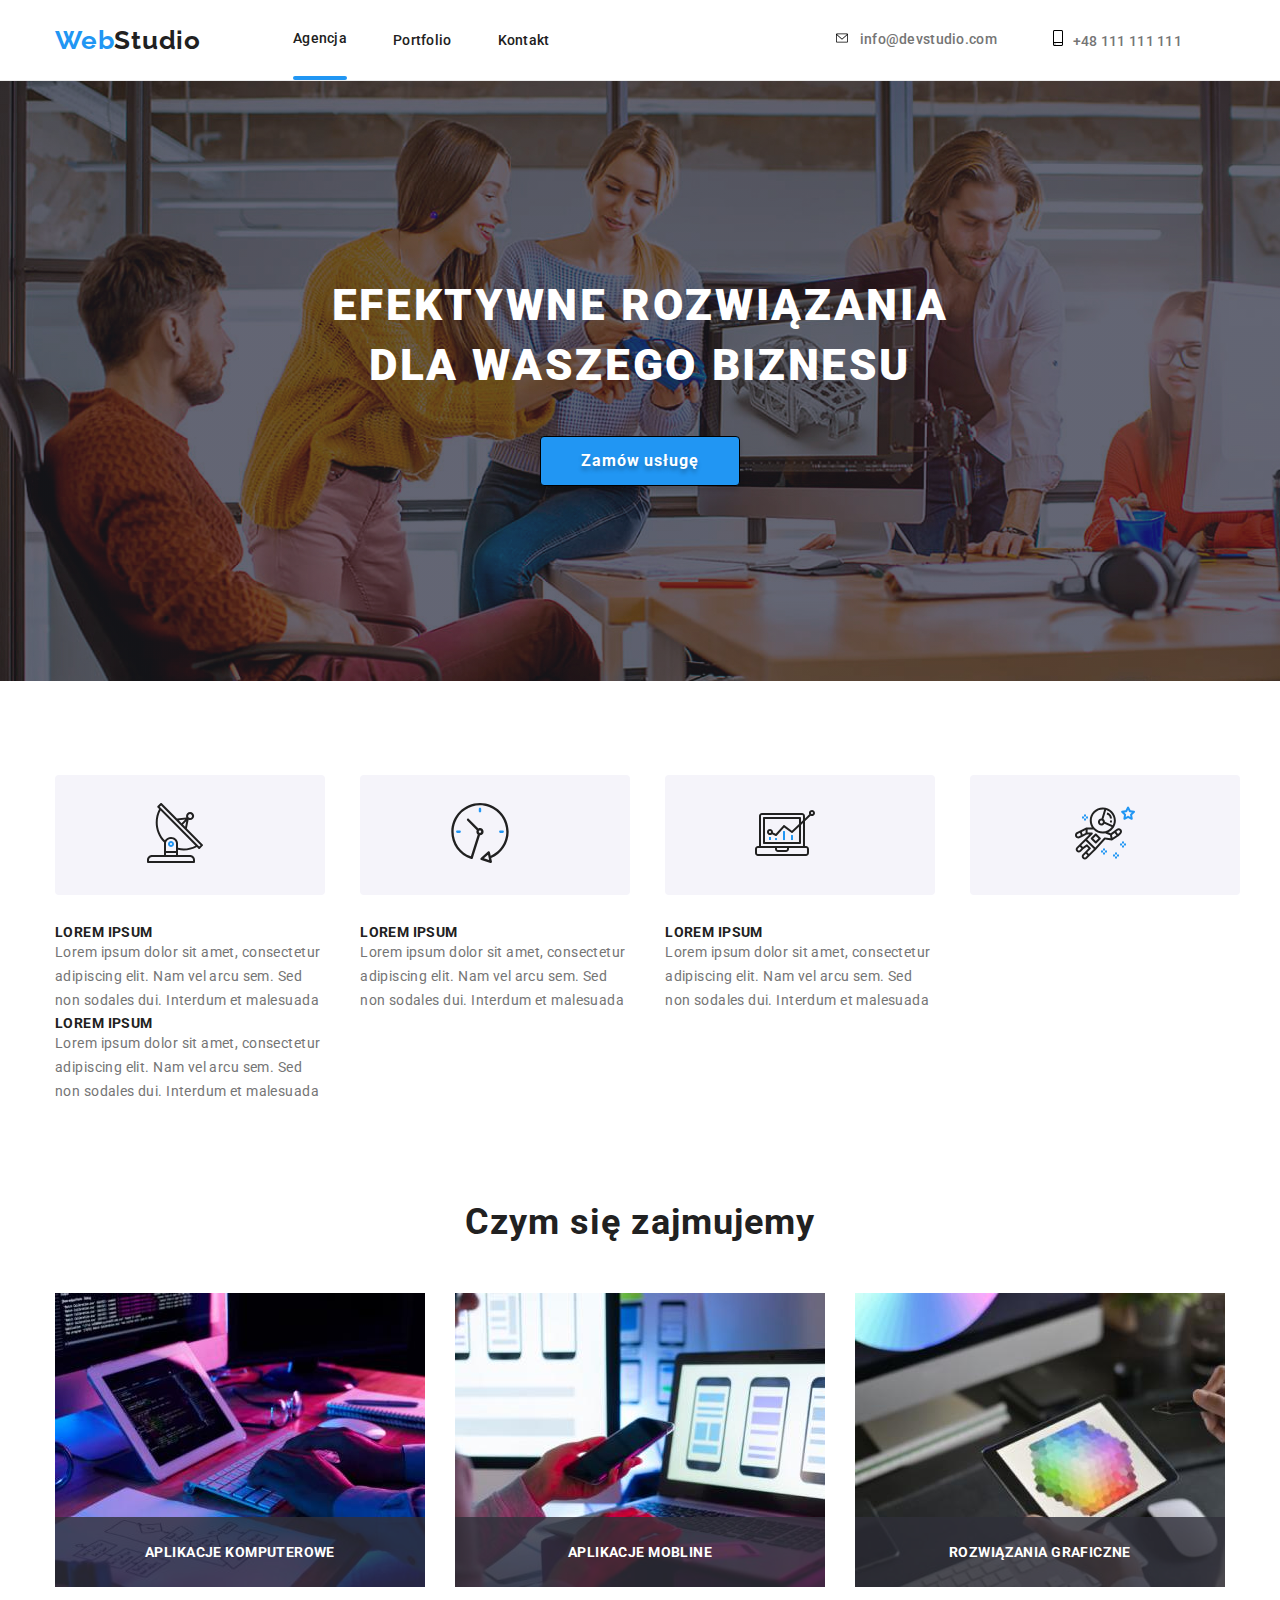
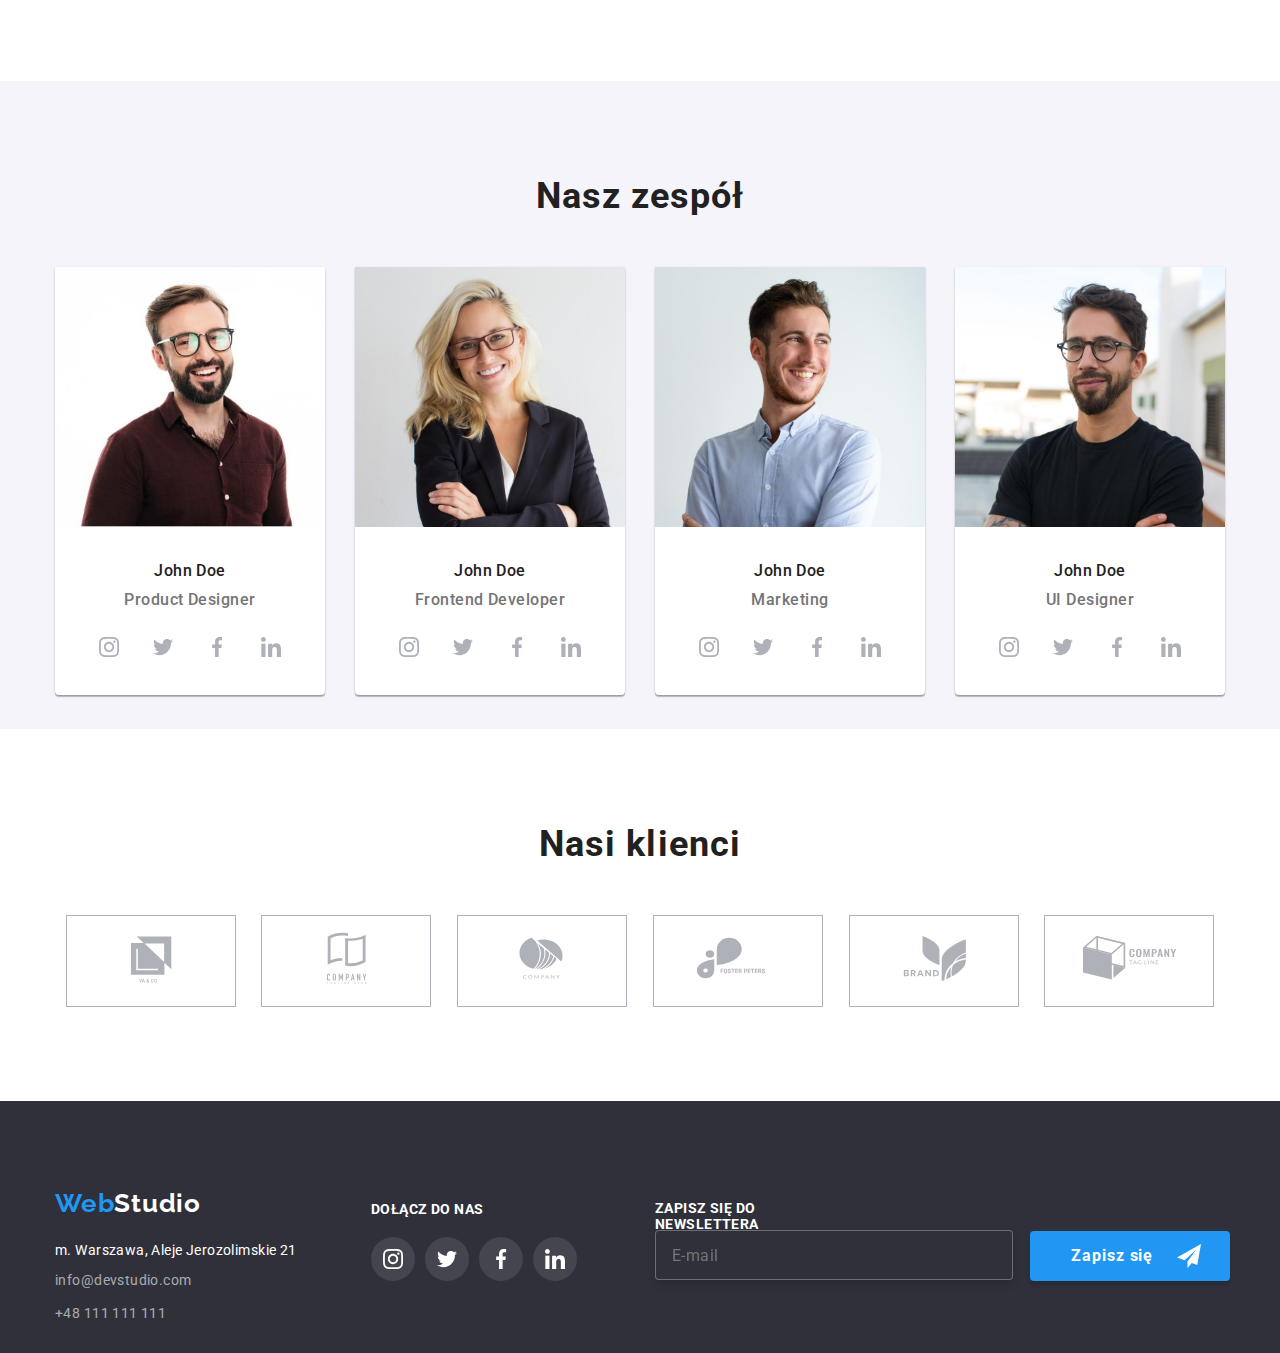
<file: index.html>
<!DOCTYPE html>
<html lang="en">

<head>
  <meta charset="utf-8" />
  <meta name="web studio" content="efektywne rozwiązania dla biznesu" />
  <title>WebStudio</title>
  <link rel="stylesheet" href="css/styles.css" />
  <link rel="stylesheet" href="css/modern-normalize.css" />
  <link href="https://fonts.googleapis.com/css2?family=Raleway:wght@700&family=Roboto:wght@400;500;700;900&display=swap"
    rel="stylesheet" />
</head>

<body>
  <header class="header">
    <div class="container">
      <a href="index.html" rel="noopener noreferrer" class="nav-title" title="Strona Główna">
        Web<span class="header-studio">Studio</span></a>
      <nav>
        <ul class="header-menu">
          <li class="header-menu-item">
            <a href="index.html" class="nav-link nav-border" title="Strona Główna">
              Agencja</a>
          </li>
          <li class="header-menu-item">
            <a href="portfolio.html" class="nav-link" title="Portfolio">Portfolio</a>
          </li>
          <li class="header-menu-item">
            <a href="//kontakt" class="nav-link"> Kontakt</a>
          </li>
        </ul>
      </nav>
      <ul class="header-address">
        <li class="header-address-item">
          <a href="mailto:info@devstudio.com" class="nav-adress">
            <svg class="envelope">
              <use href="Images/sprite.svg#icon-envelope"></use>
            </svg>info@devstudio.com
          </a>
        </li>
        <li class="header-menu-item">
          <a href="tel:+48111111111" class="nav-adress">
            <svg class="phone">
              <use href="Images/sprite.svg#icon-smartphone"></use>
            </svg>+48 111 111 111</a>
        </li>
      </ul>
    </div>
  </header>

  <main>
    <section class="title">
      <div class="container">
        <h1>EFEKTYWNE ROZWIĄZANIA DLA WASZEGO BIZNESU</h1>
        <button type="button" class="button-zamow" data-modal-open>Zamów usługę</button>
      </div>
    </section>
    <section class="lorem">
      <div class="container">
        <ul class="advantages-list">
          <li class="advantages-list-item">
            <a class="advantages-list-item-link" href="#">
              <svg class="advantage-icon">
                <use href="Images/sprite.svg#icon-antenna"></use>
              </svg>
            </a>
          </li>
          <li class="advantages-list-item">
            <a class="advantages-list-item-link" href="#">
              <svg class="advantage-icon">
                <use href="Images/sprite.svg#icon-clock"></use>
              </svg>
            </a>
          </li>
          <li class="advantages-list-item">
            <a class="advantages-list-item-link" href="#">
              <svg class="advantage-icon">
                <use href="Images/sprite.svg#icon-diagram"></use>
              </svg>
            </a>
          </li>
          <li class="advantages-list-item">
            <a class="advantages-list-item-link" href="#">
              <svg class="advantage-icon">
                <use href="Images/sprite.svg#icon-astronaut"></use>
              </svg>
            </a>
          </li>
        </ul>
        <ul class="lorem-list">
          <li class="lorem-title">LOREM IPSUM</li>
          <li class="lorem-text">
            Lorem ipsum dolor sit amet, consectetur adipiscing elit. Nam vel
            arcu sem. Sed non sodales dui. Interdum et malesuada
          </li>
        </ul>
        <ul class="lorem-list">
          <li class="lorem-title">LOREM IPSUM</li>
          <li class="lorem-text">
            Lorem ipsum dolor sit amet, consectetur adipiscing elit. Nam vel
            arcu sem. Sed non sodales dui. Interdum et malesuada
          </li>
        </ul>
        <ul class="lorem-list">
          <li class="lorem-title">LOREM IPSUM</li>
          <li class="lorem-text">
            Lorem ipsum dolor sit amet, consectetur adipiscing elit. Nam vel
            arcu sem. Sed non sodales dui. Interdum et malesuada
          </li>
        </ul>
        <ul class="lorem-list">
          <li class="lorem-title">LOREM IPSUM</li>
          <li class="lorem-text">
            Lorem ipsum dolor sit amet, consectetur adipiscing elit. Nam vel
            arcu sem. Sed non sodales dui. Interdum et malesuada
          </li>
        </ul>
      </div>
    </section>
    <section class="handle">
      <h2>Czym się zajmujemy</h2>
      <ul class="handle-list">
        <li class="handle-list-item">
          <img src="Images/Handle1.jpg" width="370" height="294" alt="biurko zastawione sprzętem elektronicznym" />
          <div class="handle-list-description">APLIKACJE KOMPUTEROWE</div>
        </li>
        <li class="handle-list-item">
          <img src="Images/Handle2.jpg" width="370" height="294" alt="projektowanie aplikacji mobilnych" />
          <div class="handle-list-description">APLIKACJE MOBLINE</div>
        </li>
        <li class="handle-list-item">
          <img src="Images/Handle3.jpg" width="370" height="294" alt="wybieranie palety kolorów" />
          <div class="handle-list-description">ROZWIĄZANIA GRAFICZNE</div>
        </li>
      </ul>

    </section>
    <section class="team team-background">
      <div class="container">
        <h2>Nasz zespół</h2>
        <ul class="team-list">
          <li class="team-list-item">
            <figure class="team-picture">
              <img src="Images/Team1.jpg" width="270" height="260" alt="John Doe Product Designer" />
              <figcaption class="figcaption-main">
                John Doe <span class="job-position">Product Designer</span>
                <ul class="social-links">
                  <li class="social-links-item">
                    <a class="social-links-item-link" href="#">
                      <svg class="social-icon">
                        <use href="Images/sprite.svg#icon-instagram"></use>
                      </svg>
                    </a>
                  </li>
                  <li class="social-links-item">
                    <a class="social-links-item-link" href="#">
                      <svg class="social-icon">
                        <use href="Images/sprite.svg#icon-twitter"></use>
                      </svg>
                    </a>
                  </li>
                  <li class="social-links-item">
                    <a class="social-links-item-link" href="#">
                      <svg class="social-icon">
                        <use href="Images/sprite.svg#icon-facebook"></use>
                      </svg>
                    </a>
                  </li>
                  <li class="social-links-item">
                    <a class="social-links-item-link" href="#">
                      <svg class="social-icon">
                        <use href="Images/sprite.svg#icon-linkedin"></use>
                      </svg>
                    </a>
                  </li>
                </ul>
              </figcaption>
            </figure>
          </li>
          <li class="team-list-item">
            <figure class="team-picture">
              <img src="Images/Team2.jpg" width="270" height="260" alt="John Doe Frontend Developer" />
              <figcaption class="figcaption-main">
                John Doe <span class="job-position">Frontend Developer</span>

                <ul class="social-links">
                  <li class="social-links-item">
                    <a class="social-links-item-link" href="#">
                      <svg class="social-icon">
                        <use href="Images/sprite.svg#icon-instagram"></use>
                      </svg>
                    </a>
                  </li>
                  <li class="social-links-item">
                    <a class="social-links-item-link" href="#">
                      <svg class="social-icon">
                        <use href="Images/sprite.svg#icon-twitter"></use>
                      </svg>
                    </a>
                  </li>
                  <li class="social-links-item">
                    <a class="social-links-item-link" href="#">
                      <svg class="social-icon">
                        <use href="Images/sprite.svg#icon-facebook"></use>
                      </svg>
                    </a>
                  </li>
                  <li class="social-links-item">
                    <a class="social-links-item-link" href="#">
                      <svg class="social-icon">
                        <use href="Images/sprite.svg#icon-linkedin"></use>
                      </svg>
                    </a>
                  </li>
                </ul>
              </figcaption>
            </figure>
          </li>
          <li class="team-list-item">
            <figure class="team-picture">
              <img src="Images/Team3.jpg" width="270" height="260" alt="John Doe Marketing" />
              <figcaption class="figcaption-main">
                John Doe <span class="job-position">Marketing</span>
                <ul class="social-links">
                  <li class="social-links-item">
                    <a class="social-links-item-link" href="#">
                      <svg class="social-icon">
                        <use href="Images/sprite.svg#icon-instagram"></use>
                      </svg>
                    </a>
                  </li>
                  <li class="social-links-item">
                    <a class="social-links-item-link" href="#">
                      <svg class="social-icon">
                        <use href="Images/sprite.svg#icon-twitter"></use>
                      </svg>
                    </a>
                  </li>
                  <li class="social-links-item">
                    <a class="social-links-item-link" href="#">
                      <svg class="social-icon">
                        <use href="Images/sprite.svg#icon-facebook"></use>
                      </svg>
                    </a>
                  </li>
                  <li class="social-links-item">
                    <a class="social-links-item-link" href="#">
                      <svg class="social-icon">
                        <use href="Images/sprite.svg#icon-linkedin"></use>
                      </svg>
                    </a>
                  </li>
                </ul>
              </figcaption>
            </figure>
          </li>
          <li class="team-list-item">
            <figure class="team-picture">
              <img src="Images/Team4.jpg" width="270" height="260" alt="John Doe UI Designer" />
              <figcaption class="figcaption-main">
                John Doe <span class="job-position">UI Designer</span>
                <ul class="social-links">
                  <li class="social-links-item">
                    <a class="social-links-item-link" href="#">
                      <svg class="social-icon">
                        <use href="Images/sprite.svg#icon-instagram"></use>
                      </svg>
                    </a>
                  </li>
                  <li class="social-links-item">
                    <a class="social-links-item-link" href="#">
                      <svg class="social-icon">
                        <use href="Images/sprite.svg#icon-twitter"></use>
                      </svg>
                    </a>
                  </li>
                  <li class="social-links-item">
                    <a class="social-links-item-link" href="#">
                      <svg class="social-icon">
                        <use href="Images/sprite.svg#icon-facebook"></use>
                      </svg>
                    </a>
                  </li>
                  <li class="social-links-item">
                    <a class="social-links-item-link" href="#">
                      <svg class="social-icon">
                        <use href="Images/sprite.svg#icon-linkedin"></use>
                      </svg>
                    </a>
                  </li>
                </ul>
              </figcaption>
            </figure>
          </li>
        </ul>
      </div>
    </section>
    <section class="clients">
      <h2>Nasi klienci</h2>
      <div class="container">
        <ul class="clients-list">
          <li class="clients-list-item">
            <a class="clients-list-item-link" href="#">
              <svg class="client-icon">
                <use href="Images/sprite.svg#icon-Logo1"></use>
              </svg>
            </a>
          </li>
          <li class="clients-list-item">
            <a class="clients-list-item-link" href="#">
              <svg class="client-icon">
                <use href="Images/sprite.svg#icon-Logo2"></use>
              </svg>
            </a>
          </li>
          <li class="clients-list-item">
            <a class="clients-list-item-link" href="#">
              <svg class="client-icon">
                <use href="Images/sprite.svg#icon-Logo3"></use>
              </svg>
            </a>
          </li>
          <li class="clients-list-item">
            <a class="clients-list-item-link" href="#">
              <svg class="client-icon">
                <use href="Images/sprite.svg#icon-Logo4"></use>
              </svg>
            </a>
          </li>

          <li class="clients-list-item">
            <a class="clients-list-item-link" href="#">
              <svg class="client-icon">
                <use href="Images/sprite.svg#icon-Logo5"></use>
              </svg>
            </a>
          </li>

          <li class="clients-list-item">
            <a class="clients-list-item-link" href="#">
              <svg class="client-icon">
                <use href="Images/sprite.svg#icon-Logo6"></use>
              </svg>
            </a>
          </li>
        </ul>
      </div>
    </section>
  </main>

  <footer class="footer">
    <div class="container">
      <div>
        <ul class="footer-list">
          <li class="footer-first">
            <a href="..//index.html" rel="noopener noreferrer" class="footer-main" title="Strona Główna">
              Web<span class="footer-studio">Studio</span></a>
          </li>

          <li class="footer-adress">m. Warszawa, Aleje Jerozolimskie 21</li>
          <li class="footer-contact">
            <a href="mailto:info@example.com" class="footer-mail-tel">info@devstudio.com
            </a>
          </li>
          <li>
            <a href="tel:+48111111111" class="footer-mail-tel">+48 111 111 111</a>
          </li>
        </ul>
      </div>
      <div class="join-us">
        <p class="join-us-text">DOŁĄCZ DO NAS</p>
        <ul class="join-us-media">
          <li class="join-us-media-item">
            <a class="join-us-media-item-link" href="#">
              <svg class="social-icon">
                <use href="Images/sprite.svg#icon-instagram"></use>
              </svg>
            </a>
          </li>
          <li class="join-us-media-item">
            <a class="join-us-media-item-link" href="#">
              <svg class="social-icon">
                <use href="Images/sprite.svg#icon-twitter"></use>
              </svg>
            </a>
          </li>
          <li class="join-us-media-item">
            <a class="join-us-media-item-link" href="#">
              <svg class="social-icon">
                <use href="Images/sprite.svg#icon-facebook"></use>
              </svg>
            </a>
          </li>
          <li class="join-us-media-item">
            <a class="join-us-media-item-link" href="#">
              <svg class="social-icon">
                <use href="Images/sprite.svg#icon-linkedin"></use>
              </svg>
            </a>
          </li>
        </ul>
      </div>
      <div class="newsletter">
        <p class="join-newsletter-text">ZAPISZ SIĘ DO NEWSLETTERA</p>
        <form name="newsletter-form">
          <label>
            <input class="newsletter-input" type="email" name="newsletter-email" placeholder="E-mail" />
          </label>
          <button type="submit" class="newsletter-submit-button">
            Zapisz się
            <svg class="send-icon">
              <use href="Images/sprite.svg#icon-icon-send"></use>
            </svg>
          </button>
        </form>
      </div>
    </div>

  </footer>

  <div class="backdrop is-hidden" data-modal>
    <div class="modal">
      <svg class="close-btn" data-modal-close>
        <use href="Images/sprite.svg#icon-close"></use>
      </svg>
      <p class="modal-text">Zostaw swoje dane w formularzu poniżej</p>
      <form class="modal-form" name="order-form">
        <label class="modal-form-label">Imie
          <input class="modal-form-item" type="name" name="name" />
          <svg class="modal-icon">
            <use href="Images/sprite.svg#icon-Nameicon"></use>
          </svg>
        </label>
        <label class="modal-form-label">Telefon
          <input class="modal-form-item" type="tel" name="tel" />
          <svg class="modal-icon">
            <use href="Images/sprite.svg#icon-Phoneicon"></use>
          </svg>
        </label>
        <label class="modal-form-label">Email
          <input class="modal-form-item" type="email" name="email" />
          <svg class="modal-icon">
            <use href="Images/sprite.svg#icon-Mailicon"></use>
          </svg>
        </label>
        <label class="modal-form-label">Komentarz
          <textarea class="modal-form-area" rows=5 type="text" name="comment" placeholder="Wprowadź tekst"></textarea>
        </label>
        <label class="modal-form-label-checkbox">
          <input class="modal-form-label-text" type="checkbox" value="terms" name="terms" />Oświadczam iż akceptuję
          <a href="index.html" class="terms-text">Regulamin</a> i <a href="index.html" class="terms-text">Politykę
            Prywatności.</a>
        </label>
        <button type="submit" class="submit-modal">Wyślij</button>
      </form>
    </div>
  </div>
  <script src="JS/modal.js"></script>
</body>

</html>
</file>
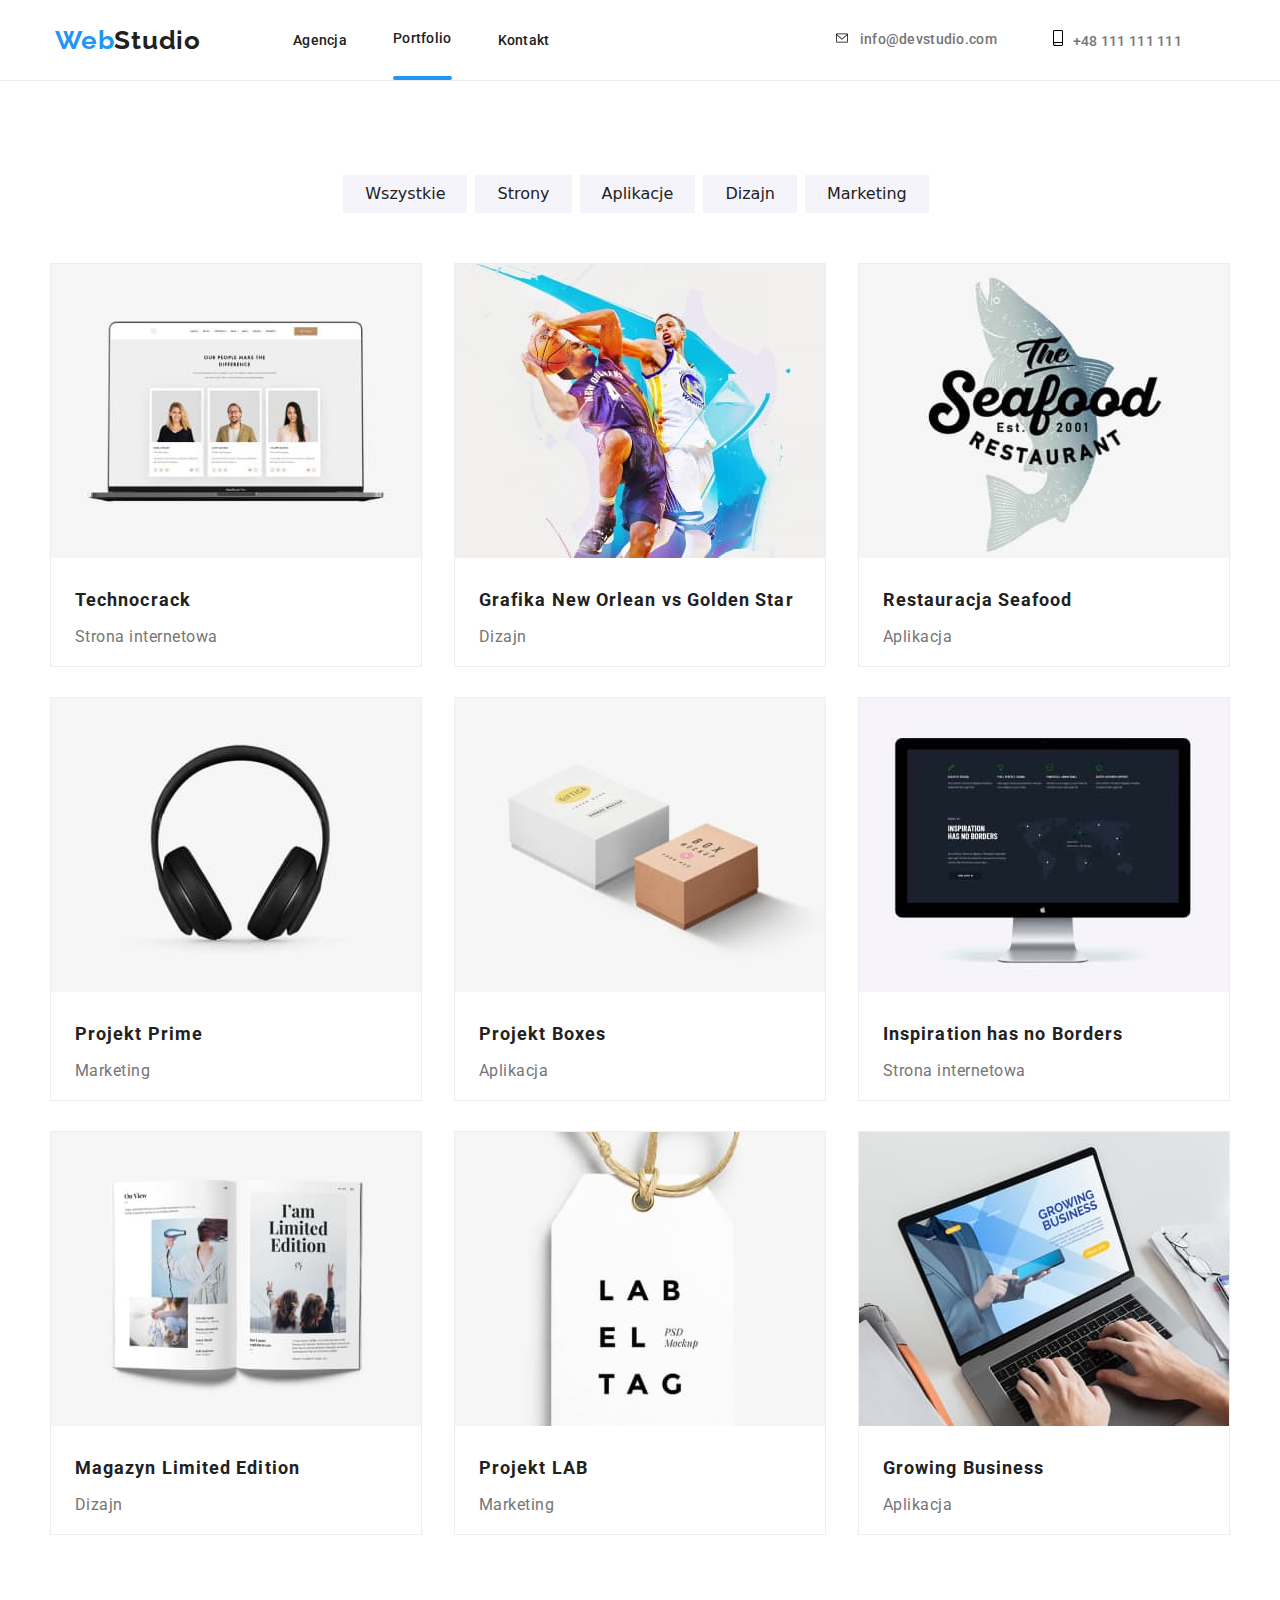
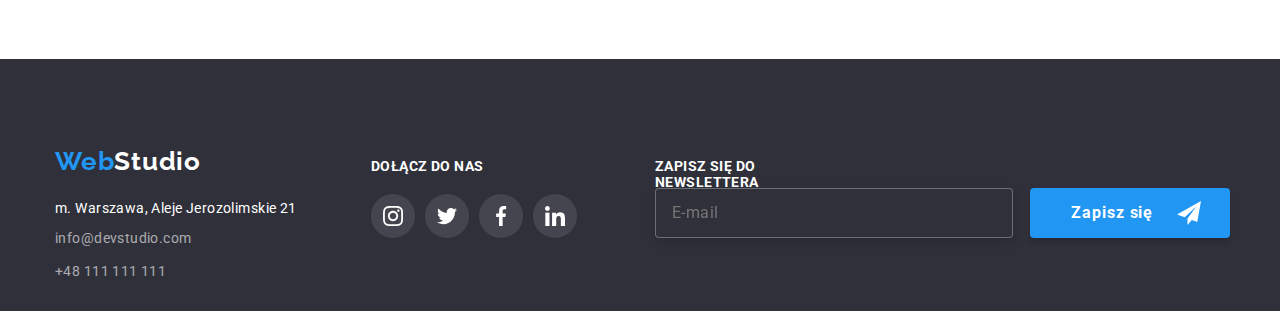
<file: portfolio.html>
<!DOCTYPE html>
<html lang="en">

<head>
  <meta charset="utf-8" />
  <meta name="web studio" content="efektywne rozwiązania dla biznesu" />
  <title>WebStudio</title>
  <link rel="stylesheet" href=".//css/styles.css" />
  <link rel="stylesheet" href="css/modern-normalize.css" />
  <link href="https://fonts.googleapis.com/css2?family=Raleway:wght@700&family=Roboto:wght@400;500;700;900&display=swap"
    rel="stylesheet" />
</head>
<header class="header">
  <div class="container">
    <a href="index.html" rel="noopener noreferrer" class="nav-title" title="Strona Główna">
      Web<span class="header-studio">Studio</span></a>
    <nav>
      <ul class="header-menu">
        <li class="header-menu-item">
          <a href="index.html" class="nav-link" title="Strona Główna">
            Agencja</a>
        </li>
        <li class="header-menu-item">
          <a href="portfolio.html" class="nav-link nav-border" title="Portfolio">Portfolio</a>
        </li>
        <li class="header-menu-item">
          <a href="//kontakt" class="nav-link"> Kontakt</a>
        </li>
      </ul>
    </nav>
    <ul class="header-address">
      <li class="header-address-item">
        <a href="mailto:info@devstudio.com" class="nav-adress">
          <svg class="envelope">
            <use href="Images/sprite.svg#icon-envelope"></use>
          </svg>info@devstudio.com
        </a>
      </li>
      <li class="header-menu-item">
        <a href="tel:+48111111111" class="nav-adress">
          <svg class="phone">
            <use href="Images/sprite.svg#icon-smartphone"></use>
          </svg>+48 111 111 111</a>
      </li>
    </ul>
  </div>
</header>

<main>
  <section class="portfolio">
    <div class="container">
      <ul class="buttons-portfolio-list">
        <li class="buttons-portfolio-item">
          <button type="button" class="button-filter">Wszystkie</button>
        </li>
        <li class="buttons-portfolio-item"><button type="button" class="button-filter">Strony</button></li>
        <li class="buttons-portfolio-item">
          <button type="button" class="button-filter">Aplikacje</button>
        </li>
        <li class="buttons-portfolio-item"><button type="button" class="button-filter">Dizajn</button></li>
        <li class="buttons-portfolio-item">
          <button type="button" class="button-filter">Marketing</button>
        </li>
      </ul>

      <ul class="portfolio-example">
        <li class="portfolio-item">
          <figure class="portfolio-example-item">
            <img class="portfolio-overlay" src="Images/Portfolio1.jpg" width="370" height="294"
              alt="Zrzut strony głównej strony internetowej" />
            <div class="portfolio-example-description">Technocrack jest popularną platformą wykorzystywaną do
              rozpowszechniania koronawirusa. Firmy wykorzystują tę platformę
              do celów szpiegowskich i ataków na niezabezpieczone serwery konkurencji</div>
            <figcaption class="figcaption-portfolio">
              Technocrack
              <span class="portfolio-type">Strona internetowa</span>
            </figcaption>
          </figure>
        </li>
        <li class="portfolio-item">
          <figure class="portfolio-example-item">
            <img src="Images/Portfolio2.jpg" width="370" height="294" alt="Grafika przedstawiająca koszykarzy" />
            <div class="portfolio-example-description">Technocrack jest popularną platformą wykorzystywaną do
              rozpowszechniania koronawirusa. Firmy wykorzystują tę platformę
              do celów szpiegowskich i ataków na niezabezpieczone serwery konkurencji</div>
            <figcaption class="figcaption-portfolio">
              Grafika New Orlean vs Golden Star
              <span class="portfolio-type">Dizajn</span>
            </figcaption>
          </figure>
        </li>
        <li class="portfolio-item">
          <figure class="portfolio-example-item">
            <img src="Images/Portfolio3.jpg" width="370" height="294" alt="Logo restauracji SeaFood" />
            <div class="portfolio-example-description">Technocrack jest popularną platformą wykorzystywaną do
              rozpowszechniania koronawirusa. Firmy wykorzystują tę platformę
              do celów szpiegowskich i ataków na niezabezpieczone serwery konkurencji</div>
            <figcaption class="figcaption-portfolio">
              Restauracja Seafood
              <span class="portfolio-type">Aplikacja</span>
            </figcaption>
          </figure>
        </li>
        <li class="portfolio-item">
          <figure class="portfolio-example-item">
            <img src="Images/Portfolio4.jpg" width="370" height="294" alt="Zdjęcie Słuchawek" />
            <div class="portfolio-example-description">Technocrack jest popularną platformą wykorzystywaną do
              rozpowszechniania koronawirusa. Firmy wykorzystują tę platformę
              do celów szpiegowskich i ataków na niezabezpieczone serwery konkurencji</div>
            <figcaption class="figcaption-portfolio">
              Projekt Prime <span class="portfolio-type">Marketing</span>
            </figcaption>
          </figure>
        </li>
        <li class="portfolio-item">
          <figure class="portfolio-example-item">
            <img src="Images/Portfolio5.jpg" width="370" height="294" alt="Zdjęcie kartonowych pudełek" />
            <div class="portfolio-example-description">Technocrack jest popularną platformą wykorzystywaną do
              rozpowszechniania koronawirusa. Firmy wykorzystują tę platformę
              do celów szpiegowskich i ataków na niezabezpieczone serwery konkurencji</div>
            <figcaption class="figcaption-portfolio">
              Projekt Boxes <span class="portfolio-type">Aplikacja</span>
            </figcaption>
          </figure>
        </li>
        <li class="portfolio-item">
          <figure class="portfolio-example-item">
            <img src="Images/Portfolio6.jpg" width="370" height="294" alt="Monitor z obrazem strony internetowej" />
            <div class="portfolio-example-description">Technocrack jest popularną platformą wykorzystywaną do
              rozpowszechniania koronawirusa. Firmy wykorzystują tę platformę
              do celów szpiegowskich i ataków na niezabezpieczone serwery konkurencji</div>
            <figcaption class="figcaption-portfolio">
              Inspiration has no Borders
              <span class="portfolio-type">Strona internetowa</span>
            </figcaption>
          </figure>
        </li>
        <li class="portfolio-item">
          <figure class="portfolio-example-item">
            <img src="Images/Portfolio7.jpg" width="370" height="294" alt="Otwarty magazyn limited edition" />
            <div class="portfolio-example-description">Technocrack jest popularną platformą wykorzystywaną do
              rozpowszechniania koronawirusa. Firmy wykorzystują tę platformę
              do celów szpiegowskich i ataków na niezabezpieczone serwery konkurencji</div>
            <figcaption class="figcaption-portfolio">
              Magazyn Limited Edition
              <span class="portfolio-type">Dizajn</span>
            </figcaption>
          </figure>
        </li>
        <li class="portfolio-item">
          <figure class="portfolio-example-item">
            <img src="Images/Portfolio8.jpg" width="370" height="294" alt="Etykieta z napisem LABEL TAG" />
            <div class="portfolio-example-description">Technocrack jest popularną platformą wykorzystywaną do
              rozpowszechniania koronawirusa. Firmy wykorzystują tę platformę
              do celów szpiegowskich i ataków na niezabezpieczone serwery konkurencji</div>
            <figcaption class="figcaption-portfolio">
              Projekt LAB <span class="portfolio-type">Marketing</span>
            </figcaption>
          </figure>
        </li>
        <li class="portfolio-item">
          <figure class="portfolio-example-item">
            <img src="Images/Portfolio9.jpg" width="370" height="294" alt="Osoba pisząca na laptopie" />
            <div class="portfolio-example-description">Technocrack jest popularną platformą wykorzystywaną do
              rozpowszechniania koronawirusa. Firmy wykorzystują tę platformę
              do celów szpiegowskich i ataków na niezabezpieczone serwery konkurencji</div>
            <figcaption class="figcaption-portfolio">
              Growing Business <span class="portfolio-type">Aplikacja</span>
            </figcaption>
          </figure>
        </li>
      </ul>
    </div>
  </section>
</main>

<footer class="footer">
  <div class="container">
    <div>
      <ul class="footer-list">
        <li class="footer-first">
          <a href="..//index.html" rel="noopener noreferrer" class="footer-main" title="Strona Główna">
            Web<span class="footer-studio">Studio</span></a>
        </li>

        <li class="footer-adress">m. Warszawa, Aleje Jerozolimskie 21</li>
        <li class="footer-contact">
          <a href="mailto:info@example.com" class="footer-mail-tel">info@devstudio.com
          </a>
        </li>
        <li>
          <a href="tel:+48111111111" class="footer-mail-tel">+48 111 111 111</a>
        </li>
      </ul>
    </div>
    <div class="join-us">
      <p class="join-us-text">DOŁĄCZ DO NAS</p>
      <ul class="join-us-media">
        <li class="join-us-media-item">
          <a class="join-us-media-item-link" href="#">
            <svg class="social-icon">
              <use href="Images/sprite.svg#icon-instagram"></use>
            </svg>
          </a>
        </li>
        <li class="join-us-media-item">
          <a class="join-us-media-item-link" href="#">
            <svg class="social-icon">
              <use href="Images/sprite.svg#icon-twitter"></use>
            </svg>
          </a>
        </li>
        <li class="join-us-media-item">
          <a class="join-us-media-item-link" href="#">
            <svg class="social-icon">
              <use href="Images/sprite.svg#icon-facebook"></use>
            </svg>
          </a>
        </li>
        <li class="join-us-media-item">
          <a class="join-us-media-item-link" href="#">
            <svg class="social-icon">
              <use href="Images/sprite.svg#icon-linkedin"></use>
            </svg>
          </a>
        </li>
      </ul>
    </div>
    <div class="newsletter">
      <p class="join-newsletter-text">ZAPISZ SIĘ DO NEWSLETTERA</p>
      <form name="newsletter-form">
        <label>
          <input class="newsletter-input" type="email" name="newsletter-email" placeholder="E-mail" />
        </label>
        <button type="submit" class="newsletter-submit-button">
          Zapisz się
          <svg class="send-icon">
            <use href="Images/sprite.svg#icon-icon-send"></use>
          </svg>
        </button>
      </form>
    </div>
  </div>

</footer>
</body>

</html>
</file>
<file: css/styles.css>
:root {
  --brand-color: #2196f3;
  --main-font-color: #212121;
}
body {
  font-family: "Roboto", sans-serif;
  color: #212121;
}

ul {
  list-style: none;
  padding: 0px;
  margin: 0px;
}
.container {
  width: 1200px;
  margin: 0 auto;
}
/*===============HEADER====================*/
.header {
  border-bottom: 1px solid #ececec;
  min-width: 1200px;
}
.header .container {
  height: 80px;
  display: flex;
  align-items: center;
  padding-left: 15px;
  padding-right: 12px;
}

.header-studio {
  color: var(--main-font-color);
}
.nav-title {
  width: 145px;
  font-family: "Raleway";
  font-style: normal;
  font-weight: 700;
  font-size: 26px;
  line-height: 1.19;
  letter-spacing: 0.03em;
  text-decoration: none;
  color: var(--brand-color);
}
.nav-link {
  text-decoration: none;
  width: 53px;
  height: 16px;
  font-family: "Roboto";
  font-style: normal;
  font-weight: 500;
  font-size: 14px;
  line-height: 1.19;
  letter-spacing: 0.02em;
  color: var(--main-font-color);
  transition: 250ms cubic-bezier(0.4, 0, 0.2, 1);
  transition-property: color, fill, transform, opacity, visibility;
}
.nav-border::after {
  content: "";
  display: block;
  position: relative;
  border-top: 4px solid var(--brand-color);
  border-radius: 2px;
  top: 29px;
}

.header-menu {
  display: flex;
  align-items: center;
  margin-left: 93px;
}
.nav-link:hover {
  color: var(--brand-color);
  fill: var(--brand-color);
}
.header-menu-item:not(:last-child) {
  margin-right: 46px;
}
.header-address {
  display: flex;
  margin-left: auto;
}

.nav-adress {
  color: #757575;
  text-decoration: none;
  width: 135px;
  height: 16px;
  font-family: "Roboto";
  font-style: normal;
  font-weight: 500;
  font-size: 14px;
  line-height: 16px;
  letter-spacing: 0.02em;
  margin-left: 10px;
  margin-right: 46px;
  transition: 250ms cubic-bezier(0.4, 0, 0.2, 1);
  transition-property: color, fill, transform, opacity, visibility;
}

.nav-adress:hover {
  fill: var(--brand-color);
  color: var(--brand-color);
}
.envelope {
  width: 16px;
  height: 12px;
  margin-right: 10px;
}

.phone {
  width: 10px;
  height: 16px;
  margin-right: 10px;
}

/*=====================FOOTER===================*/
.footer {
  min-width: 1200px;
  background: #2f303a;
}
.footer > .container {
  display: flex;
  align-items: center;
}
.footer-main {
  width: 145px;
  font-family: "Raleway";
  font-style: normal;
  font-weight: 700;
  margin-top: 50px;
  font-size: 26px;
  line-height: 1.19;
  letter-spacing: 0.03em;
  text-decoration: none;
  color: var(--brand-color);
}
.footer-studio {
  color: #ffffff;
}

.footer-adress {
  color: #ffffff;
}

.footer-mail-tel {
  color: rgba(255, 255, 255, 0.6);
  text-decoration: none;
  width: 231px;
  height: 21px;
  font-family: "Roboto";
  font-style: normal;
  font-weight: 400;
  font-size: 14px;
  line-height: 1.71;
  letter-spacing: 0.03em;
  transition: 250ms cubic-bezier(0.4, 0, 0.2, 1);
  transition-property: color, transform, opacity, visibility;
}
.footer-mail-tel:hover {
  color: var(--brand-color);
}

.footer-adress {
  width: 246px;
  height: 21px;
  font-family: "Roboto";
  font-style: normal;
  font-weight: 400;
  font-size: 14px;
  line-height: 1.71;
  letter-spacing: 0.03em;
  color: #ffffff;
}
.footer .container {
  height: 252px;
  padding-left: 15px;
  padding-top: 60px;
}

.footer-first {
  padding-bottom: 20px;
}
.footer-contact {
  padding-bottom: 9px;
  padding-top: 9px;
}
.newsletter {
  margin-left: 78px;
  margin-bottom: 56px;
  width: auto;
  height: 86px;
}
.newsletter-input {
  width: 358px;
  height: 50px;
  border: 1px solid rgba(255, 255, 255, 0.3);
  filter: drop-shadow(0px 4px 4px rgba(0, 0, 0, 0.15));
  border-radius: 4px;
  font-family: "Roboto";
  font-style: normal;
  font-weight: 400;
  font-size: 16px;
  line-height: 1.25;
  letter-spacing: 0.03em;
  color: rgba(255, 255, 255, 0.6);
  background: #2f303a;
  padding-left: 16px;
  transition: 250ms cubic-bezier(0.4, 0, 0.2, 1);
  transition-property: background-color, transform, opacity, visibility;
  margin-right: 12px;
}
.newsletter-input:hover,
.newsletter-input:focus {
  border: 1px solid rgba(255, 255, 255, 0.3);
  filter: drop-shadow(0px 4px 4px rgba(0, 0, 0, 0.15));
}
.join-newsletter-text {
  width: 207px;
  height: 16px;
  font-family: "Roboto";
  font-style: normal;
  font-weight: 700;
  font-size: 14px;
  line-height: 16px;
  letter-spacing: 0.03em;
  text-transform: uppercase;
  color: #ffffff;
}
.send-icon {
  width: 24px;
  height: 24px;
  position: absolute;
  margin-left: 24px;
  margin-top: 3px;
}

/*===================JOIN US SECTION====================*/
.join-us {
  margin-left: 70px;
  margin-bottom: 33px;
}
.join-us-text {
  width: 113px;
  height: 16px;
  font-family: "Roboto";
  font-style: normal;
  font-weight: 700;
  font-size: 14px;
  line-height: 16px;
  letter-spacing: 0.03em;
  text-transform: uppercase;
  color: #ffffff;
  margin: 0px;
}

.join-us-media {
  display: flex;
  align-items: center;
  justify-content: center;
  margin-top: 20px;
}
.join-us-media-item-link {
  display: flex;
  align-items: center;
  justify-content: center;
  width: 44px;
  height: 44px;
  border-radius: 50%;
  background-color: rgba(255, 255, 255, 0.1);
  fill: #fff;
  transition: 250ms cubic-bezier(0.4, 0, 0.2, 1);
  transition-property: background-color, transform, opacity, visibility;
}
.join-us-media-item:not(:last-child) {
  padding-right: 10px;
}
.join-us-media-item-link:hover {
  background-color: var(--brand-color);
}

/*================BUTTONS===============*/
.button-zamow {
  width: 200px;
  height: 50px;
  background: var(--brand-color);
  box-shadow: 0px 4px 4px rgba(0, 0, 0, 0.15);
  border-radius: 4px;
  font-family: "Roboto";
  font-style: normal;
  font-weight: 700;
  font-size: 16px;
  line-height: 1.88;
  text-align: center;
  letter-spacing: 0.06em;
  color: #ffffff;
  cursor: pointer;
  margin-top: 40px;
  stroke: black;
  border: 1px solid rgba(0, 0, 0, 1);
  text-shadow: 0px 4px 4px rgba(0, 0, 0, 0.25);
}

.button-filter {
  background-color: #f5f4fa;
  color: var(--main-font-color);
  font-size: 16px;
  font-weight: 500;
  border: none;
  padding: 6px 22px 6px 22px;
  text-align: center;
  cursor: pointer;
  background: #f5f4fa;
  line-height: 1.6;
  transition: 250ms cubic-bezier(0.4, 0, 0.2, 1);
  transition-property: background-color, color, background, box-shadow,
    border-radius, transform, opacity, visibility;
}
.buttons-portfolio-list {
  display: flex;
  justify-content: center;
  padding-top: 94px;
  padding-bottom: 50px;
}
.buttons-portfolio-item {
  padding-right: 8px;
}
.button-filter:hover,
.button-filter:focus {
  background-color: var(--brand-color);
  color: #ffffff;
  background: var(--brand-color);
  box-shadow: 0px 3px 1px rgba(0, 0, 0, 0.1), 0px 1px 2px rgba(0, 0, 0, 0.08),
    0px 2px 2px rgba(0, 0, 0, 0.12);
  border-radius: 4px;
}
.close-btn {
  position: absolute;
  width: 30px;
  height: 30px;
  top: 8px;
  right: 8px;
  border: 1px solid rgba(0, 0, 0, 0.1);
  border-radius: 50%;
  padding: 9px;
  cursor: pointer;
}
.newsletter-submit-button {
  width: 200px;
  height: 50px;
  font-family: "Roboto";
  font-style: normal;
  font-weight: 700;
  font-size: 16px;
  line-height: 1.88;
  letter-spacing: 0.06em;
  color: #ffffff;
  background-color: var(--brand-color);
  box-shadow: 0px 4px 4px rgba(0, 0, 0, 0.15);
  border-radius: 4px;
  border: none;
  text-align: center;
  padding-right: 42px;
  cursor: pointer;
}
.submit-modal {
  width: 200px;
  height: 50px;
  display: block;
  margin: auto;
  margin-top: 30px;
  background: var(--brand-color);
  box-shadow: 0px 4px 4px rgba(0, 0, 0, 0.15);
  border-radius: 4px;
  border: none;
  font-family: "Roboto";
  font-style: normal;
  font-weight: 700;
  font-size: 16px;
  line-height: 1.88;
  text-align: center;
  letter-spacing: 0.06em;
  color: #ffffff;
  cursor: pointer;
}
/*==================MODAL=====================*/
.backdrop {
  position: fixed;
  width: 100%;
  height: 100%;
  top: 0;
  left: 0;
  background-color: rgba(0, 0, 0, 0.5);
  transition: 250ms cubic-bezier(0.4, 0, 0.2, 1);
  transition-property: transform, visibility, opacity;
}

.modal {
  position: absolute;
  width: 528px;
  height: 581px;
  background: #ffffff;
  box-shadow: 0px 1px 3px rgba(0, 0, 0, 0.12), 0px 1px 1px rgba(0, 0, 0, 0.14),
    0px 2px 1px rgba(0, 0, 0, 0.2);
  border-radius: 4px;
  top: 50%;
  left: 50%;
  transform: translate(-50%, -50%);
  transition: 250ms cubic-bezier(0.4, 0, 0.2, 1);
}
.is-hidden {
  opacity: 0;
  visibility: hidden;
  pointer-events: none;
}
.is-hidden .modal {
  transform: translate(100%);
}

.modal-text {
  width: 448px;
  height: 23px;
  font-family: "Roboto";
  font-style: normal;
  font-weight: 700;
  font-size: 20px;
  line-height: 23px;
  text-align: center;
  letter-spacing: 0.03em;
  color: #212121;
  padding-top: 40px;
  margin: auto;
  padding-bottom: 20px;
}
.modal-form {
  margin-top: 12px;
  align-items: center;
  justify-content: center;
  position: relative;
}
.modal-form-item {
  display: block;
  width: 448px;
  height: 40px;
  margin: auto;
  border: 1px solid rgba(33, 33, 33, 0.2);
  border-radius: 4px;
  margin-bottom: 10px;
  padding-left: 42px;
  transition: 250ms cubic-bezier(0.4, 0, 0.2, 1);
  transition-property: border-radius, border;
}

.modal-form-label {
  padding-left: 40px;
  font-family: "Roboto";
  font-style: normal;
  font-weight: 400;
  font-size: 12px;
  line-height: 14px;
  letter-spacing: 0.01em;
  color: #757575;
  position: relative;
  transition: 250ms cubic-bezier(0.4, 0, 0.2, 1);
  transition-property: fill;
}
.modal-form-area {
  display: block;
  width: 448px;
  height: 120px;
  margin: auto;
  margin-bottom: 20px;
  border: 1px solid rgba(33, 33, 33, 0.2);
  border-radius: 4px;
  resize: none;
  padding-left: 16px;
  padding-top: 12px;
  font-family: "Roboto";
  font-style: normal;
  font-weight: 400;
  font-size: 12px;
  line-height: 14px;
  letter-spacing: 0.01em;
  color: rgba(117, 117, 117, 0.5);
  transition: 250ms cubic-bezier(0.4, 0, 0.2, 1);
  transition-property: border-radius, border;
}
.modal-form-label-checkbox {
  font-family: "Roboto";
  font-style: normal;
  font-weight: 400;
  font-size: 14px;
  line-height: 1.71;
  letter-spacing: 0.03em;
  color: #757575;
  padding-left: 55px;
  margin-top: 20px;
  justify-content: center;
  cursor: pointer;
}
.modal-form-label-text {
  font-family: "Roboto";
  font-style: normal;
  font-weight: 400;
  font-size: 14px;
  line-height: 1.71;
  letter-spacing: 0.03em;
  color: #757575;
  transition: 250ms cubic-bezier(0.4, 0, 0.2, 1);
  transition-property: background-color, border, background-image;
  appearance: none;
  width: 16px;
  height: 15px;
  content: "";
  border: 2px solid rgba(33, 33, 33, 1);
  display: inline-block;
  align-items: center;
  border-radius: 2px;
  margin-right: 8px;
  position: relative;
  top: 2px;
  cursor: pointer;
}
.modal-form-label-text:checked {
  background-color: var(--brand-color);
  border: none;
  background-image: url(../Images/Vector.svg);
  background-repeat: no-repeat;
  background-position: 50% 50%;
}
.terms-text {
  color: var(--brand-color);
  text-decoration: underline;
}

.modal-icon {
  width: 12px;
  height: 12px;
  position: absolute;
  left: 55px;
  top: 29px;
}

.modal-form-item:focus,
.modal-form-area:focus {
  outline: none;
  border: 1px solid var(--brand-color);
  border-radius: 4px;
}

.modal-form-label:focus-within {
  fill: var(--brand-color);
}

/*=================TITLE PAGE===================*/
.title {
  background-color: #2f303a;
  background-image: linear-gradient(
      rgba(47, 48, 58, 0.4),
      rgba(47, 48, 58, 0.4)
    ),
    url("../Images/Background-team.jpg");
  background-repeat: no-repeat;
  background-size: cover;
  max-width: 1600px;
  margin: 0 auto;
}
.title .container {
  height: 600px;
  display: flex;
  flex-direction: column;
  align-items: center;
  justify-content: center;
}
h1 {
  font-family: "Roboto";
  font-style: normal;
  font-weight: 900;
  font-size: 44px;
  line-height: 1.36;
  letter-spacing: 0.06em;
  text-transform: uppercase;
  text-align: center;
  color: #ffffff;
  width: 696px;
  height: 120px;
  display: flex;
  margin: 0px;
}
/*=================LOREM SECTION================*/
.lorem .container {
  display: block;
  padding-left: 15px;
}
.lorem-list {
  display: inline-block;
  justify-content: center;
  align-items: center;
}
.lorem-title {
  width: 270px;
  height: 16px;
  font-family: "Roboto";
  font-style: normal;
  font-weight: 700;
  font-size: 14px;
  line-height: 1.14;
  letter-spacing: 0.03em;
  text-transform: uppercase;
  color: var(--main-font-color);
  justify-content: center;
  align-items: center;
}

.lorem-text {
  width: 270px;
  height: 75px;
  font-family: "Roboto";
  font-style: normal;
  font-weight: 400;
  font-size: 14px;
  line-height: 1.71;
  letter-spacing: 0.03em;
  color: #757575;
  justify-content: center;
  align-items: center;
}
.lorem-list:not(:last-child) {
  padding-right: 30px;
}
.advantages-list {
  display: flex;
  justify-content: space-between;
  align-items: center;
  padding-bottom: 30px;
  padding-top: 94px;
}
.advantages-list-item:not(:last-child) {
  padding-right: 30px;
}
.advantages-list-item {
  width: 270px;
  height: 120px;
  display: flex;
  justify-content: space-evenly;
  align-items: center;
  background: #f5f4fa;
  border-radius: 4px;
}
.advantage-icon {
  width: 60px;
  height: 60px;
}
/*=====================HANDLE SECTION==================*/
h2 {
  font-family: "Roboto";
  font-style: normal;
  font-weight: 700;
  font-size: 36px;
  line-height: 42px;
  text-align: center;
  letter-spacing: 0.03em;
  color: var(--main-font-color);
  padding-top: 94px;
  padding-bottom: 50px;
  margin: 0px;
}
.handle .container {
  display: flex;
}
.handle-list {
  display: flex;
  justify-content: center;
}
.handle-list-item {
  padding: 0px 15px;
  display: flex;
  justify-content: space-between;
}

.handle-list-description {
  position: absolute;
  width: 370px;
  height: 70px;
  background: rgba(47, 48, 58, 0.8);
  font-family: Roboto;
  font-style: normal;
  font-weight: 700;
  font-size: 14px;
  line-height: 16px;
  text-align: center;
  letter-spacing: 0.03em;
  text-transform: uppercase;
  color: #ffffff;
  margin-top: 224px;
  display: flex;
  align-items: center;
  justify-content: center;
}
/*===============TEAM SECTION=================*/

.team {
  background: #f5f4fa;
  margin-top: 94px;
}
.team .team-background {
  max-width: 1600px;
  margin: 0 auto;
}
.team .container {
  height: 648px;
}

.team-picture {
  margin: 0px;
  justify-content: center;
  align-items: center;
}
.team-list {
  display: flex;
  justify-content: space-between;
  padding: 0px 15px;
}
.team-list-item {
  align-items: center;
  height: 428px;
  background: #ffffff;
  box-shadow: 0px 1px 3px rgba(0, 0, 0, 0.12), 0px 1px 1px rgba(0, 0, 0, 0.14),
    0px 2px 1px rgba(0, 0, 0, 0.2);
  border-radius: 0px 0px 4px 4px;
}
.figcaption-main {
  font-family: "Roboto";
  font-style: normal;
  font-weight: 500;
  font-size: 16px;
  line-height: 1.19;
  text-align: center;
  letter-spacing: 0.03em;
  color: var(--main-font-color);

  padding-top: 30px;
}
.job-position {
  color: #757575;
  display: flex;
  justify-content: center;
  padding-top: 10px;
}
/*==================PORTFOLIO=======================*/
.figcaption-portfolio {
  height: 110px;
  font-family: "Roboto";
  font-style: normal;
  font-weight: 700;
  font-size: 18px;
  line-height: 2;
  text-align: left;
  letter-spacing: 0.06em;
  padding-top: 20px;
  color: var(--main-font-color);
  padding-left: 24px;
  position: absolute;
  background-color: #ffffff;
  width: 370px;
  height: 110px;
  overflow: hidden;
}

.portfolio-type {
  font-family: "Roboto";
  font-style: normal;
  font-weight: 400;
  font-size: 16px;
  line-height: 1.88;
  letter-spacing: 0.03em;
  color: #757575;
  display: flex;
  justify-content: left;
  padding-top: 4px;
  padding-bottom: 20px;
  overflow: hidden;
}
.portfolio-item {
  margin-left: 10px;
  margin-right: 10px;
  position: relative;
  height: 404px;
  border: 1px solid #eeeeee;
  margin-bottom: 30px;
  overflow: hidden;
  transition: 250ms cubic-bezier(0.4, 0, 0.2, 1);
  transition-property: border, box-shadow, transform, opacity, visibility;
}
.portfolio-item:hover {
  border: 1px solid #eeeeee;
  box-shadow: 0px 1px 1px rgba(0, 0, 0, 0.12), 0px 4px 4px rgba(0, 0, 0, 0.06),
    1px 4px 6px rgba(0, 0, 0, 0.16);
  transform: translateY(0);
}

.portfolio-example {
  flex-wrap: wrap;
  display: flex;
  flex-basis: calc(100% / 3 - 30px);
  justify-content: space-between;
  padding-bottom: 94px;
}

.portfolio-example-item {
  margin: 0px;
  background: #ffffff;
  overflow: hidden;
  transition: 250ms cubic-bezier(0.4, 0, 0.2, 1);
  transition-property: translate, transform, opacity, visibility;
}
.portfolio-example-item:hover .portfolio-example-description {
  transform: translateY(0);
}
.portfolio-example-description {
  position: absolute;
  top: 0px;
  left: 0px;
  width: 370px;
  height: 294px;
  background: rgba(33, 150, 243, 0.9);
  font-family: "Roboto";
  font-style: normal;
  font-weight: 400;
  font-size: 18px;
  line-height: 1.56;
  letter-spacing: 0.03em;
  color: #ffffff;
  display: flex;
  align-items: center;
  text-justify: auto;
  text-align: center;
  transform: translateY(102%);
  transition: 250ms cubic-bezier(0.4, 0, 0.2, 1);
}

.portfolio-overlay {
  position: relative;
  overflow: hidden;
  margin: 0px auto;
}

/*======================== SOCIAL LINKS====================*/
.social-links {
  display: flex;
  align-items: center;
  justify-content: center;
}

.social-links-item-link {
  display: flex;
  align-items: center;
  justify-content: center;
  width: 44px;
  height: 44px;
  border-radius: 50%;
  margin-top: 16px;
  fill: #afb1b8;
  transition: 250ms cubic-bezier(0.4, 0, 0.2, 1);
  transition-property: background-color, fill, transform, opacity, visibility;
}
.social-links-item-link:hover,
.social-links-item-link:focus {
  background-color: var(--brand-color);
  fill: #fff;
}
.social-icon {
  width: 20px;
  height: 20px;
}

.social-links-item:not(:last-child) {
  padding-right: 10px;
}

/*======================= CLIENTS======================*/

.clients-list {
  display: flex;
  justify-content: space-evenly;
  align-items: center;
  padding-bottom: 94px;
}
.clients-list-item {
  display: flex;
  justify-content: space-evenly;
  align-items: center;
  width: 170px;
  height: 92px;
  border: 1px solid rgba(175, 177, 184, 1);
  transition: 250ms cubic-bezier(0.4, 0, 0.2, 1);
  transition-property: border, fill, transform, opacity, visibility;
}
.clients-list-item:hover {
  border: 1px solid var(--brand-color);
  fill: var(--brand-color);
}
.clients-list-item-link {
  fill: #afb1b8;
  transition: 250ms cubic-bezier(0.4, 0, 0.2, 1);
  transition-property: fill, transform, opacity, visibility;
}
.clients-list-item-link:hover {
  fill: var(--brand-color);
}
.client-icon {
  width: 106px;
  height: 60px;
  margin: 16px 32px;
}
.clients-list:not(:last-child) {
  padding-right: 30px;
}
</file>
